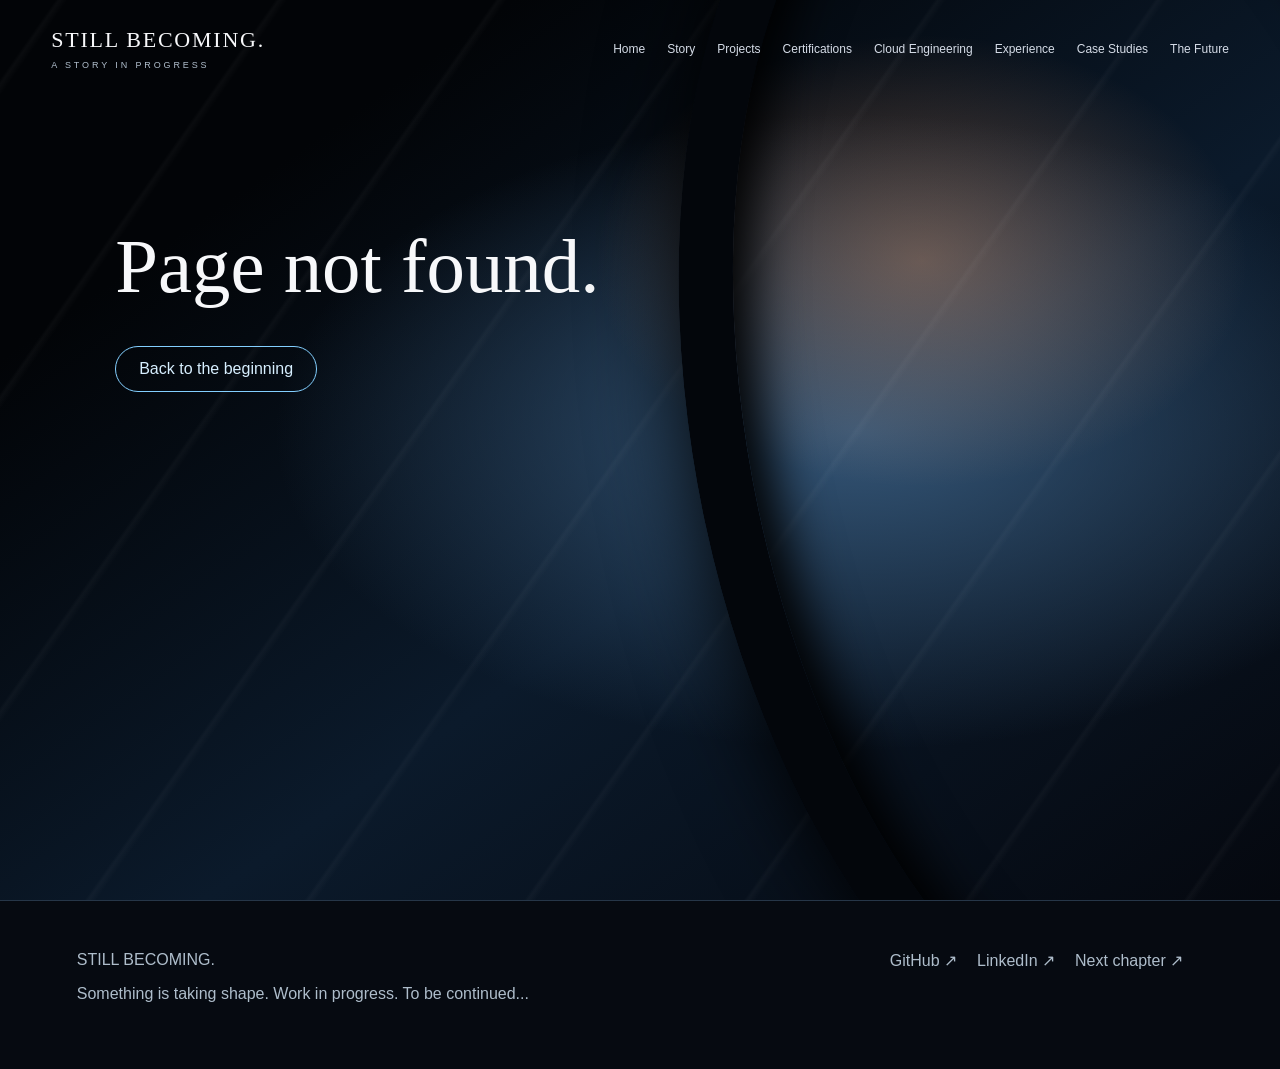
<file: index.html>
<!doctype html>
<html lang="en"><head><meta charset="utf-8"><meta name="viewport" content="width=device-width,initial-scale=1"><meta name="theme-color" content="#060a11"><title>Still Becoming — Edition 1</title><meta name="description" content="Ronny Donkor. A story of starting over, learning, building, and becoming."><style>
:root{color-scheme:dark;--blue:#83cfff;--muted:#b1bfcd}*{box-sizing:border-box}html{scroll-behavior:smooth}body{margin:0;background:#060a11;color:#f7f8fa;font-family:Inter,Arial,sans-serif}a{color:inherit;text-decoration:none}button{font:inherit;cursor:pointer}a:focus-visible,button:focus-visible{outline:2px solid var(--blue);outline-offset:4px}.scene{min-height:100svh;position:relative;overflow:hidden;background:radial-gradient(ellipse at 72% 29%,#e99c6960,transparent 25%),radial-gradient(ellipse at 67% 48%,#345576,transparent 48%),linear-gradient(145deg,#020407 20%,#0b1a2b 58%,#05080f)}.scene:before{content:"";position:absolute;inset:-15%;background:repeating-linear-gradient(125deg,transparent 0 100px,#ffffff07 103px 104px,transparent 110px 180px);animation:drift 28s linear infinite;pointer-events:none}.scene:after{content:"";position:absolute;right:-18%;top:-30%;width:55vw;height:145vh;border:55px solid #03060b;border-radius:50%;box-shadow:inset 20px 0 50px #000,0 0 90px #000;transform:rotate(-12deg);pointer-events:none}.nav{position:relative;z-index:5;display:flex;justify-content:space-between;align-items:center;gap:18px;padding:27px clamp(20px,4vw,70px)}.logo{font-family:Georgia,serif;letter-spacing:.08em;font-size:22px}.logo small{display:block;font:9px Arial;letter-spacing:.32em;color:var(--muted);margin-top:7px}.navlinks{display:flex;gap:22px;flex-wrap:wrap;font-size:12px;color:#d5dce7}.navlinks a:hover,.footer a:hover{color:var(--blue)}.hero{position:relative;z-index:2;display:grid;grid-template-columns:1fr 1fr;align-items:center;gap:3vw;padding:9vh clamp(20px,4vw,70px) 6vh;min-height:64vh}.eyebrow{letter-spacing:.32em;font-size:10px;color:#b8cfe3}.hero h1{font-family:Georgia,serif;font-size:clamp(56px,7.2vw,130px);line-height:.92;font-weight:400;letter-spacing:-.05em;margin:30px 0}.hero h1 span{display:block;animation:rise 1.1s both}.hero h1 span:nth-child(2){animation-delay:.35s}.hero h1 span:nth-child(3){animation-delay:.7s}.hero p{max-width:420px;color:#c8d5e3;line-height:1.8;letter-spacing:.08em}.terminal{background:#050a10d9;border:1px solid #8299ac4f;border-radius:17px;box-shadow:0 25px 90px #0008;backdrop-filter:blur(15px);overflow:hidden;transform:perspective(900px) rotateY(-4deg);animation:float 7s ease-in-out infinite}.termhead{padding:14px;border-bottom:1px solid #8299ac3b;display:flex;align-items:center;gap:7px;color:#aab7c9;font-size:11px}.dot{height:11px;width:11px;border-radius:50%;background:#ff6b5d}.dot:nth-child(2){background:#ffce58}.dot:nth-child(3){background:#51ca75}.termhead label{margin-left:auto}.termbody{min-height:220px;padding:26px;font:clamp(15px,2vw,25px)/1.8 'Courier New',monospace}.prompt{color:#6aeb8d}.typed{white-space:pre-wrap}.cursor{display:inline-block;background:#c7e7f7;width:11px;height:1.1em;vertical-align:middle;animation:blink .8s steps(1) infinite}.termhint{font:12px Arial;color:#9bb0c5;margin-top:35px}.chapters{position:relative;z-index:3;padding:0 clamp(20px,4vw,70px) 70px}.chapter-head{display:flex;align-items:center;justify-content:space-between;margin-bottom:15px;font-size:11px;letter-spacing:.23em;color:#bbd2e5}.rail{display:grid;grid-template-columns:repeat(7,minmax(180px,1fr));gap:14px;overflow-x:auto;scroll-snap-type:x mandatory;padding:8px 0 22px;scrollbar-color:#6483a1 transparent}.tile{scroll-snap-align:start;position:relative;min-height:235px;padding:17px;border:1px solid #7a9ab54d;border-radius:13px;background:linear-gradient(145deg,#203b58aa,#070c15 72%);transition:transform .5s,background .5s,border-color .5s;overflow:hidden}.tile:hover,.tile:focus-visible{transform:translateY(-10px) scale(1.025);border-color:#a9dcff;background:linear-gradient(145deg,#305d83,#070c15 80%)}.tile:before{content:"";position:absolute;inset:70px 15px 52px;border-radius:9px;background:radial-gradient(circle at 70% 30%,#7db8e15e,transparent 40%),linear-gradient(130deg,#0b1626,#263e52 65%,#060a12);transition:transform .5s}.tile:hover:before{transform:scale(1.08)}.tile strong,.tile em,.tile b{position:relative;z-index:1;display:block}.tile em{font-style:normal;color:#9fcbeb;font-size:12px}.tile strong{font-family:Georgia,serif;font-size:22px;font-weight:400;margin-top:8px}.tile b{position:absolute;bottom:16px;left:17px;right:14px;font-size:11px;line-height:1.5;color:#c6d3df;font-weight:400}.section{padding:110px clamp(20px,9vw,150px);max-width:1300px;margin:auto;min-height:65vh}.section h2{font:clamp(42px,6vw,88px)/1 Georgia,serif;font-weight:400;margin:22px 0}.section p{max-width:690px;line-height:1.9;color:#c0cedb;font-size:17px}.cards{display:grid;grid-template-columns:repeat(auto-fit,minmax(230px,1fr));gap:20px;margin-top:35px}.card{border:1px solid #35495f;border-radius:16px;padding:26px;background:linear-gradient(150deg,#152638,#090d15)}.card h3{font:28px Georgia,serif}.card p{font-size:14px}.cta{display:inline-block;border:1px solid #83cfff;border-radius:100px;padding:13px 23px;margin-top:18px;color:#d7efff}.cta:hover{background:#83cfff;color:#08101a}.footer{border-top:1px solid #263648;padding:50px 6vw;display:flex;justify-content:space-between;flex-wrap:wrap;gap:20px;color:#aebdcb}.footer a{margin-right:20px}.fade{opacity:0;transform:translateY(35px);transition:opacity 1s,transform 1s}.fade.visible{opacity:1;transform:none}@keyframes blink{50%{opacity:0}}@keyframes rise{from{opacity:0;transform:translateY(40px);filter:blur(12px)}to{opacity:1;transform:none;filter:blur(0)}}@keyframes float{50%{transform:perspective(900px) rotateY(-2deg) translateY(-13px)}}@keyframes drift{to{transform:translateX(150px)}}@media(max-width:900px){.hero{grid-template-columns:1fr;gap:40px}.navlinks{gap:12px}.scene:after{opacity:.3}.hero h1{font-size:clamp(55px,12vw,95px)}.terminal{transform:none;animation:none}.nav{align-items:flex-start;flex-direction:column}.tile{min-height:220px}}@media(prefers-reduced-motion:reduce){*,*:before,*:after{animation:none!important;transition:none!important;scroll-behavior:auto!important}.fade{opacity:1;transform:none}}
</style></head><body>
<div class="scene" id="home"><header class="nav"><a class="logo" href="/">STILL BECOMING.<small>A STORY IN PROGRESS</small></a><nav class="navlinks" aria-label="Main navigation"><a href="/">Home</a><a href="/story">Story</a><a href="/projects">Projects</a><a href="/certifications">Certifications</a><a href="/cloud">Cloud Engineering</a><a href="/experience">Experience</a><a href="/case-studies">Case Studies</a><a href="/future">The Future</a></nav></header>
<main id="app"><div class="hero"><div><div class="eyebrow">EDITION 1 — STILL BECOMING</div><h1><span>Different</span><span>Place.</span><span>Same Me.</span></h1><p>A story about starting over, learning, building, failing, and finding a direction — one command at a time.</p><a class="cta" href="/story">Enter the story ↗</a></div><div class="terminal" aria-label="Animated Linux terminal"><div class="termhead"><i class="dot"></i><i class="dot"></i><i class="dot"></i><label>ronny@still-becoming:~</label></div><div class="termbody"><div class="prompt">ronny@still-becoming:~$</div><span class="typed" id="typed"></span><span class="cursor" aria-hidden="true"></span><div class="termhint">Two words. A new chapter.</div></div></div></div><div class="chapters"><div class="chapter-head"><span>EXPLORE THE CHAPTERS</span><span>01 — 07 &nbsp; →</span></div><div class="rail" id="rail"></div></div></main></div><footer class="footer"><div>STILL BECOMING.<p>Something is taking shape. Work in progress. To be continued...</p></div><div><a href="https://github.com/ronnydonkor7-coder" target="_blank" rel="noopener noreferrer">GitHub ↗</a><a href="https://www.linkedin.com/" target="_blank" rel="noopener noreferrer">LinkedIn ↗</a><a href="/future">Next chapter ↗</a></div></footer>
<script>
const chapters=[["story","My Story","The journey, the challenges, and the lessons."],["projects","Projects","From websites to real systems — the things I've built."],["certifications","Certifications","Credentials that represent progress."],["cloud","Cloud Engineering","Exploring the cloud, one layer at a time."],["experience","Experience","Real-world troubleshooting and technical growth."],["case-studies","Case Studies","Problems, investigations, and solutions."],["future","The Future","What's next. The story isn't finished."]];
const rail=document.getElementById('rail');rail.innerHTML=chapters.map((c,i)=>'<a class="tile" href="/'+c[0]+'"><em>'+String(i+1).padStart(2,'0')+'</em><strong>'+c[1]+'</strong><b>'+c[2]+'</b></a>').join('');
const typed=document.getElementById('typed');let n=0;const phrase='hello world';function type(){if(n<=phrase.length){typed.textContent=phrase.slice(0,n++);setTimeout(type,145)}}if(matchMedia('(prefers-reduced-motion: reduce)').matches){typed.textContent=phrase}else{setTimeout(type,800)}
const pages={
story:{k:"CHAPTER 01 / THE JOURNEY",title:"Before the code, there was a journey.",lead:"Different place. Same me. The story was never about getting everything right the first time. It was about continuing, even when the next step wasn't clear.",items:[["Starting over","The airplane window. A new place. A different beginning."],["Build. Break. Repeat.","Some lessons came from what worked. Others came from what didn't."],["Still Becoming","Not a finished version. A person and a practice in progress."]]},
projects:{k:"CHAPTER 02 / THE WORK",title:"Things I built along the way.",lead:"Ideas became code, websites, databases, deployments, and difficult problems worth solving.",items:[["RAREST Fashion","A fashion storefront with Cloudflare Workers, D1, and Stripe checkout integration work. Production readiness and payments must be verified before claims of completion."],["Still Becoming","A storytelling portfolio, built and iterated through GitHub and Cloudflare Workers."],["Database & technical projects","SQL, development, and practical systems work. Detailed write-ups will be added as verified."]]},
certifications:{k:"CHAPTER 03 / MILESTONES",title:"Proof of progress.",lead:"Certifications are milestones, not the destination. What matters is applying what I learn.",items:[["CompTIA Security+","Earned in 2026. Credential verification details to be added."],["Cloud security","The next chapter: AWS learning and practical security labs. Not yet presented as certified."],["Continuous learning","Linux, networking, incident response, and secure systems."]]},
cloud:{k:"CHAPTER 04 / CLOUD ENGINEERING",title:"Beyond localhost.",lead:"A dedicated space for infrastructure, deployments, architecture, and cloud security. This chapter is intentionally still being built.",items:[["Cloudflare Workers","Application deployment and edge runtime experience."],["D1 and deployment","Database-backed application architecture and deployment workflows."],["AWS security lab","Coming later — documented only when built and tested."]]},
experience:{k:"CHAPTER 05 / TECHNICAL EXPERIENCE",title:"Where theory met reality.",lead:"Real machines. Real users. Real problems. The kind that don't come with perfect instructions.",items:[["GridWire PC","PC building, OS installation, hardware diagnostics, Linux/server configuration, and troubleshooting."],["Walsh University IT Helpdesk","Wi-Fi, Ethernet, onboarding, connectivity issues, and hands-on technical support."],["Technical toolkit","Linux, Windows, networking, Wireshark, Nmap, and system diagnostics."]]},
"case-studies":{k:"CHAPTER 06 / THE DEEP WORK",title:"Behind every solution.",lead:"A place for the complete story of a technical problem: context, investigation, changes, validation, and what I learned.",items:[["Website deployment troubleshooting","GitHub Pages hosting constraints, Cloudflare Workers migration, routing, and security headers."],["Checkout security testing","Documenting test-mode security checks and separating local tests from production validation."],["Future security investigations","Additional documented cybersecurity labs and findings will appear here."]]},
future:{k:"CHAPTER 07 / TO BE CONTINUED",title:"The next version isn't finished.",lead:"Dear future self: remember the days you had to start again. Remember the things you learned. Remember how far God has brought you. Keep building.",items:[["Something is taking shape.","Work in progress."],["Cybersecurity & cloud engineering","More labs, deeper technical work, and meaningful experience ahead."],["Still Becoming","To be continued..."]]}
};
function render(){const slug=location.pathname.replace(/^\/+|\/+$/g,'');const app=document.getElementById('app');if(!slug){location.hash&&document.querySelector(location.hash)?.scrollIntoView();return}const p=pages[slug];if(!p){app.innerHTML='<section class="section"><h2>Page not found.</h2><a class="cta" href="/">Back to the beginning</a></section>';return}document.querySelector('.scene').style.minHeight='auto';app.innerHTML='<section class="section"><div class="eyebrow fade">'+p.k+'</div><h2 class="fade">'+p.title+'</h2><p class="fade">'+p.lead+'</p><div class="cards">'+p.items.map(i=>'<article class="card fade"><h3>'+i[0]+'</h3><p>'+i[1]+'</p></article>').join('')+'</div><a class="cta" href="/">← Back to the beginning</a></section>';const ob=new IntersectionObserver(es=>es.forEach(e=>{if(e.isIntersecting){e.target.classList.add('visible');ob.unobserve(e.target)}}),{threshold:.12});document.querySelectorAll('.fade').forEach(e=>ob.observe(e))}
render();
</script></body></html>
</file>
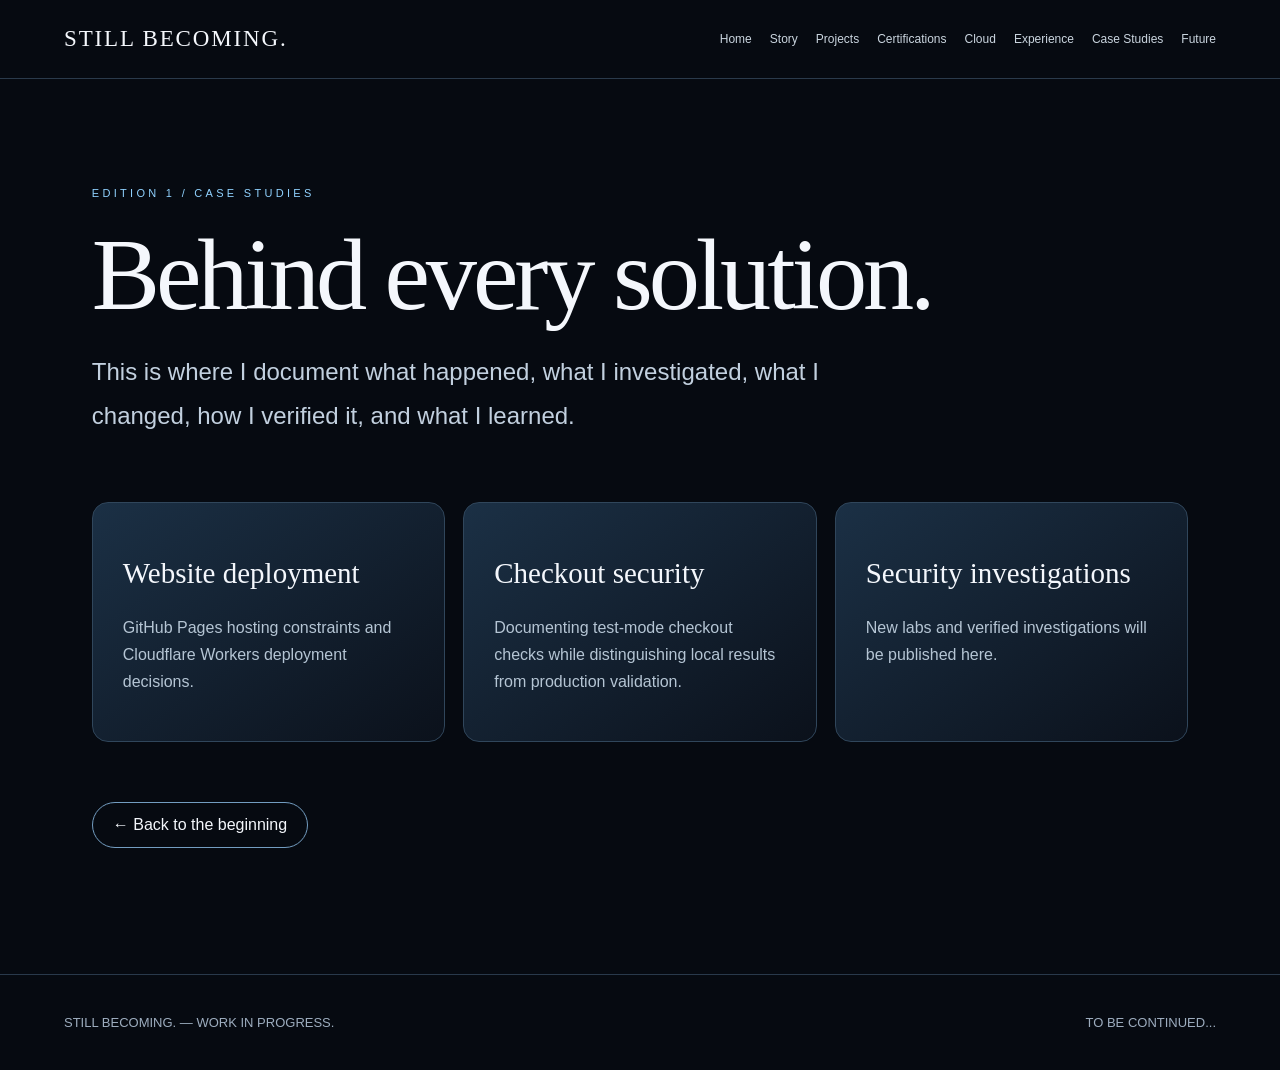
<file: case-studies.html>
<!doctype html><html lang="en"><head><meta charset="utf-8"><meta name="viewport" content="width=device-width,initial-scale=1"><meta name="theme-color" content="#060a11"><title>Case Studies | Still Becoming</title><meta name="description" content="Behind every solution."><link rel="stylesheet" href="/styles.css"></head><body><header class="site-nav"><a class="brand" href="/">STILL BECOMING.</a><nav class="links" aria-label="Main navigation"><a href="/">Home</a><a href="/story">Story</a><a href="/projects">Projects</a><a href="/certifications">Certifications</a><a href="/cloud">Cloud</a><a href="/experience">Experience</a><a href="/case-studies">Case Studies</a><a href="/future">Future</a></nav></header><main class="page"><div class="eyebrow reveal">EDITION 1 / Case Studies</div><h1 class="reveal">Behind every solution.</h1><p class="intro reveal">This is where I document what happened, what I investigated, what I changed, how I verified it, and what I learned.</p><div class="cards"><article class="card reveal" style="animation-delay:0s"><h2>Website deployment</h2><p>GitHub Pages hosting constraints and Cloudflare Workers deployment decisions.</p></article><article class="card reveal" style="animation-delay:0.15s"><h2>Checkout security</h2><p>Documenting test-mode checkout checks while distinguishing local results from production validation.</p></article><article class="card reveal" style="animation-delay:0.3s"><h2>Security investigations</h2><p>New labs and verified investigations will be published here.</p></article></div><a class="back" href="/">← Back to the beginning</a></main><footer><span>STILL BECOMING. — WORK IN PROGRESS.</span><span>TO BE CONTINUED...</span></footer><script src="/script.js" defer></script></body></html>
</file>
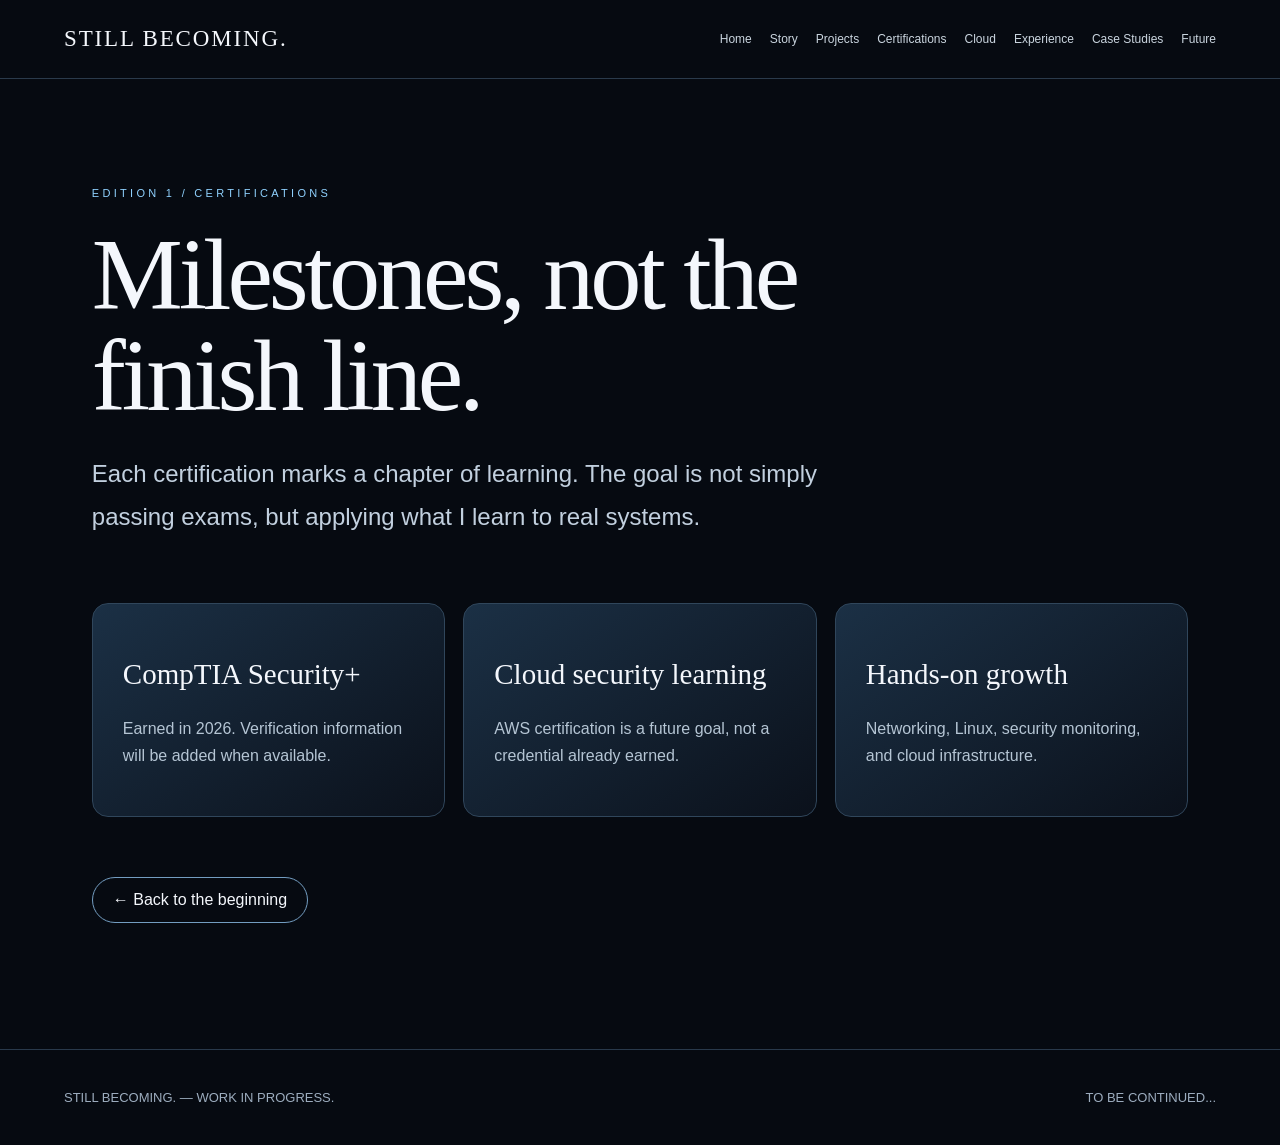
<file: certifications.html>
<!doctype html><html lang="en"><head><meta charset="utf-8"><meta name="viewport" content="width=device-width,initial-scale=1"><meta name="theme-color" content="#060a11"><title>Certifications | Still Becoming</title><meta name="description" content="Milestones, not the finish line."><link rel="stylesheet" href="/styles.css"></head><body><header class="site-nav"><a class="brand" href="/">STILL BECOMING.</a><nav class="links" aria-label="Main navigation"><a href="/">Home</a><a href="/story">Story</a><a href="/projects">Projects</a><a href="/certifications">Certifications</a><a href="/cloud">Cloud</a><a href="/experience">Experience</a><a href="/case-studies">Case Studies</a><a href="/future">Future</a></nav></header><main class="page"><div class="eyebrow reveal">EDITION 1 / Certifications</div><h1 class="reveal">Milestones, not the finish line.</h1><p class="intro reveal">Each certification marks a chapter of learning. The goal is not simply passing exams, but applying what I learn to real systems.</p><div class="cards"><article class="card reveal" style="animation-delay:0s"><h2>CompTIA Security+</h2><p>Earned in 2026. Verification information will be added when available.</p></article><article class="card reveal" style="animation-delay:0.15s"><h2>Cloud security learning</h2><p>AWS certification is a future goal, not a credential already earned.</p></article><article class="card reveal" style="animation-delay:0.3s"><h2>Hands-on growth</h2><p>Networking, Linux, security monitoring, and cloud infrastructure.</p></article></div><a class="back" href="/">← Back to the beginning</a></main><footer><span>STILL BECOMING. — WORK IN PROGRESS.</span><span>TO BE CONTINUED...</span></footer><script src="/script.js" defer></script></body></html>
</file>
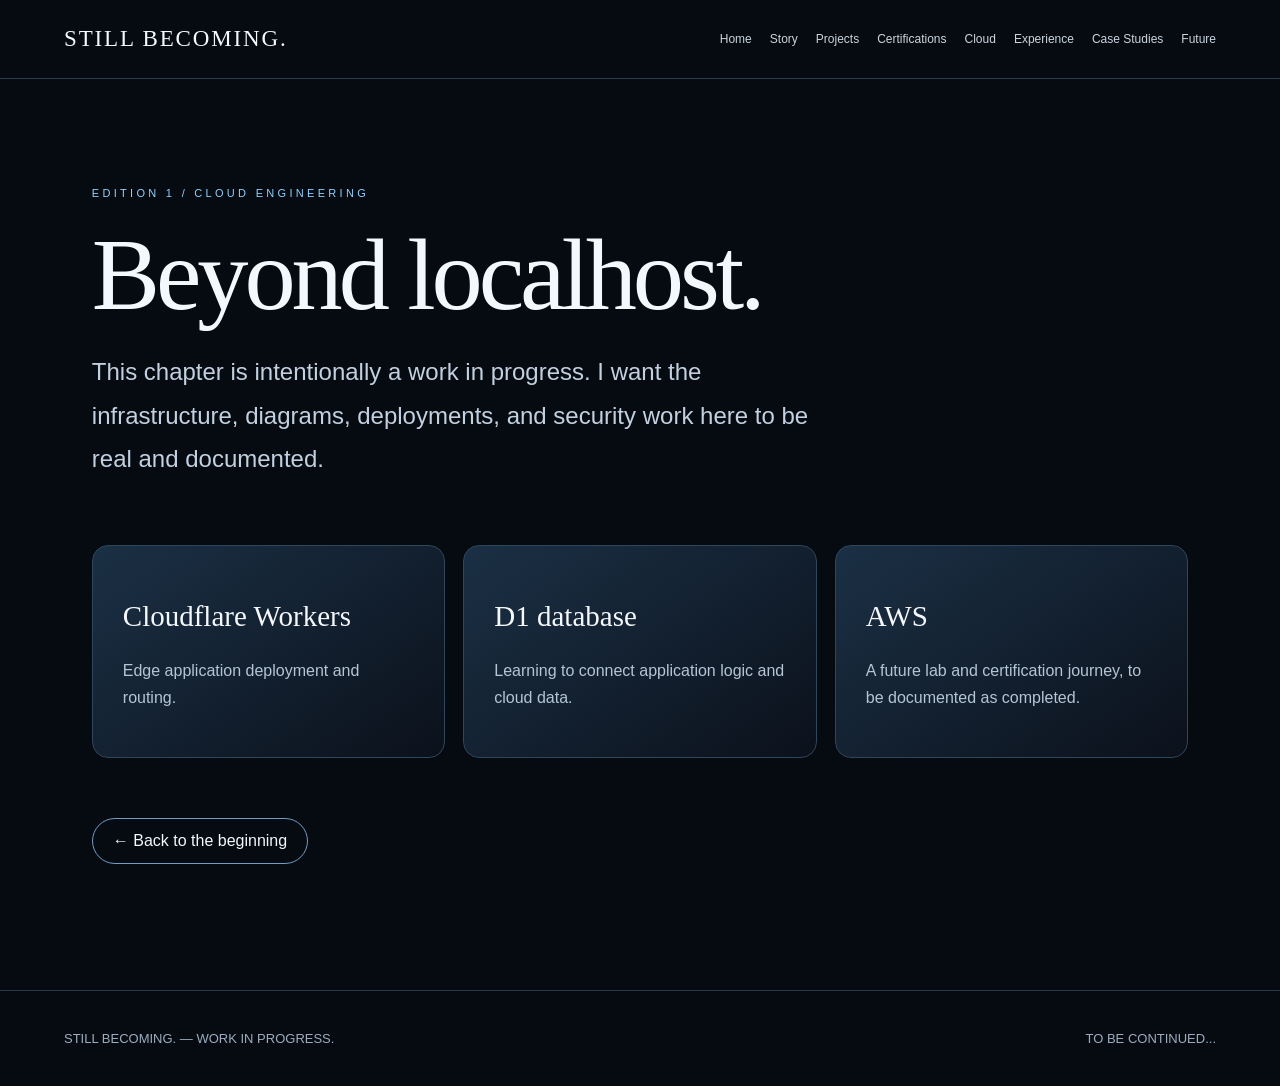
<file: cloud.html>
<!doctype html><html lang="en"><head><meta charset="utf-8"><meta name="viewport" content="width=device-width,initial-scale=1"><meta name="theme-color" content="#060a11"><title>Cloud Engineering | Still Becoming</title><meta name="description" content="Beyond localhost."><link rel="stylesheet" href="/styles.css"></head><body><header class="site-nav"><a class="brand" href="/">STILL BECOMING.</a><nav class="links" aria-label="Main navigation"><a href="/">Home</a><a href="/story">Story</a><a href="/projects">Projects</a><a href="/certifications">Certifications</a><a href="/cloud">Cloud</a><a href="/experience">Experience</a><a href="/case-studies">Case Studies</a><a href="/future">Future</a></nav></header><main class="page"><div class="eyebrow reveal">EDITION 1 / Cloud Engineering</div><h1 class="reveal">Beyond localhost.</h1><p class="intro reveal">This chapter is intentionally a work in progress. I want the infrastructure, diagrams, deployments, and security work here to be real and documented.</p><div class="cards"><article class="card reveal" style="animation-delay:0s"><h2>Cloudflare Workers</h2><p>Edge application deployment and routing.</p></article><article class="card reveal" style="animation-delay:0.15s"><h2>D1 database</h2><p>Learning to connect application logic and cloud data.</p></article><article class="card reveal" style="animation-delay:0.3s"><h2>AWS</h2><p>A future lab and certification journey, to be documented as completed.</p></article></div><a class="back" href="/">← Back to the beginning</a></main><footer><span>STILL BECOMING. — WORK IN PROGRESS.</span><span>TO BE CONTINUED...</span></footer><script src="/script.js" defer></script></body></html>
</file>
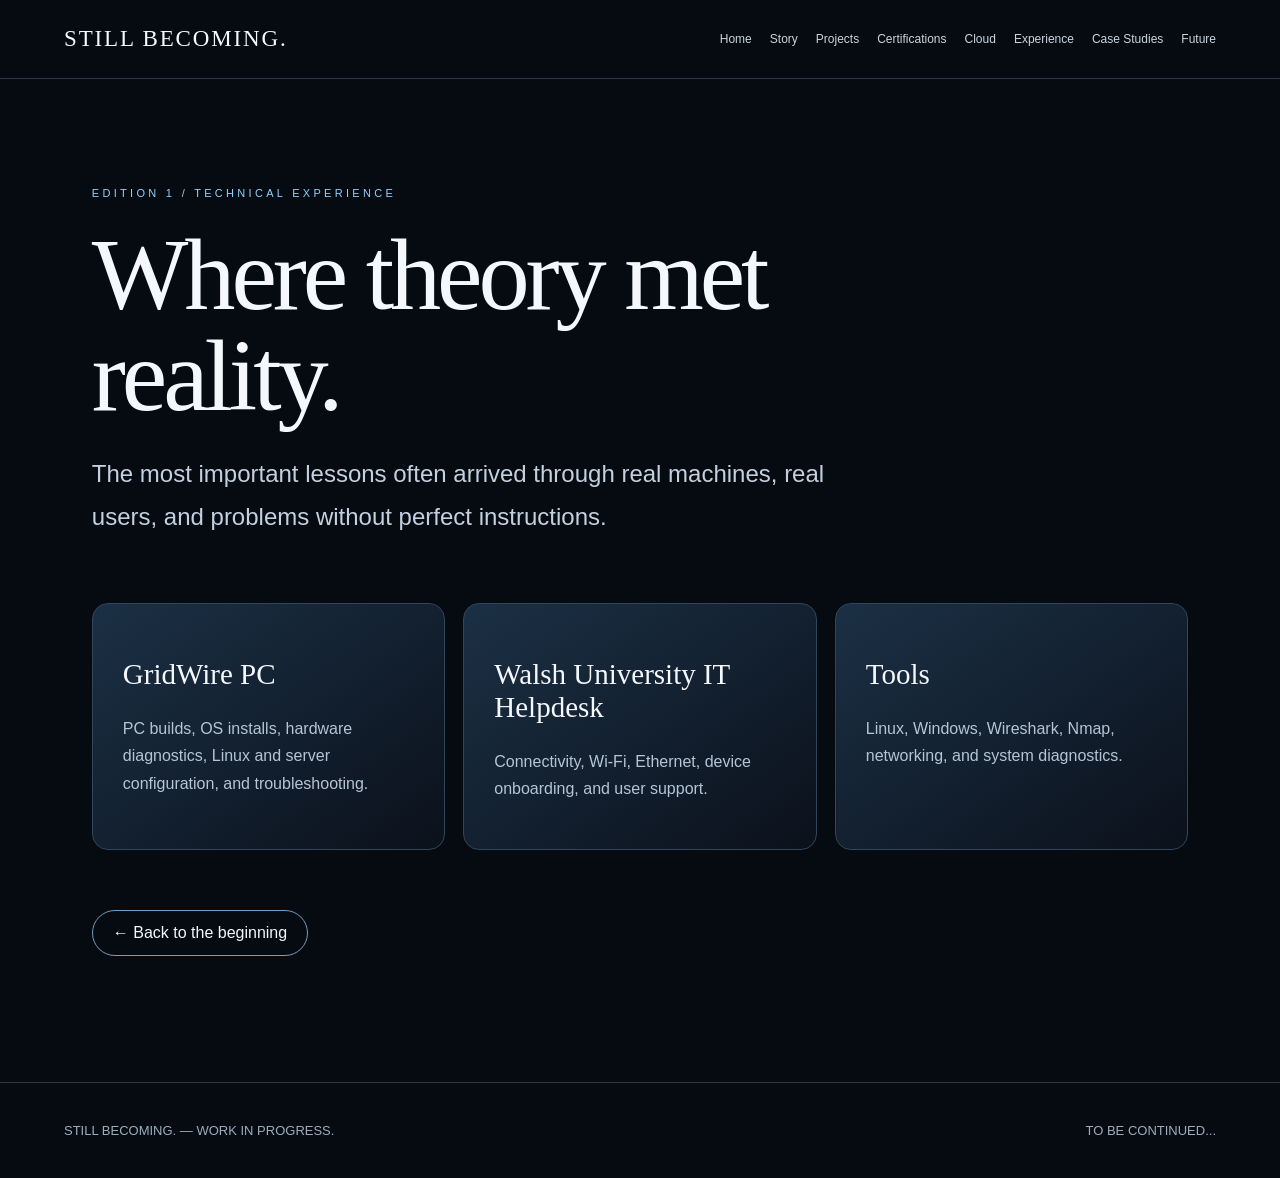
<file: experience.html>
<!doctype html><html lang="en"><head><meta charset="utf-8"><meta name="viewport" content="width=device-width,initial-scale=1"><meta name="theme-color" content="#060a11"><title>Technical Experience | Still Becoming</title><meta name="description" content="Where theory met reality."><link rel="stylesheet" href="/styles.css"></head><body><header class="site-nav"><a class="brand" href="/">STILL BECOMING.</a><nav class="links" aria-label="Main navigation"><a href="/">Home</a><a href="/story">Story</a><a href="/projects">Projects</a><a href="/certifications">Certifications</a><a href="/cloud">Cloud</a><a href="/experience">Experience</a><a href="/case-studies">Case Studies</a><a href="/future">Future</a></nav></header><main class="page"><div class="eyebrow reveal">EDITION 1 / Technical Experience</div><h1 class="reveal">Where theory met reality.</h1><p class="intro reveal">The most important lessons often arrived through real machines, real users, and problems without perfect instructions.</p><div class="cards"><article class="card reveal" style="animation-delay:0s"><h2>GridWire PC</h2><p>PC builds, OS installs, hardware diagnostics, Linux and server configuration, and troubleshooting.</p></article><article class="card reveal" style="animation-delay:0.15s"><h2>Walsh University IT Helpdesk</h2><p>Connectivity, Wi-Fi, Ethernet, device onboarding, and user support.</p></article><article class="card reveal" style="animation-delay:0.3s"><h2>Tools</h2><p>Linux, Windows, Wireshark, Nmap, networking, and system diagnostics.</p></article></div><a class="back" href="/">← Back to the beginning</a></main><footer><span>STILL BECOMING. — WORK IN PROGRESS.</span><span>TO BE CONTINUED...</span></footer><script src="/script.js" defer></script></body></html>
</file>
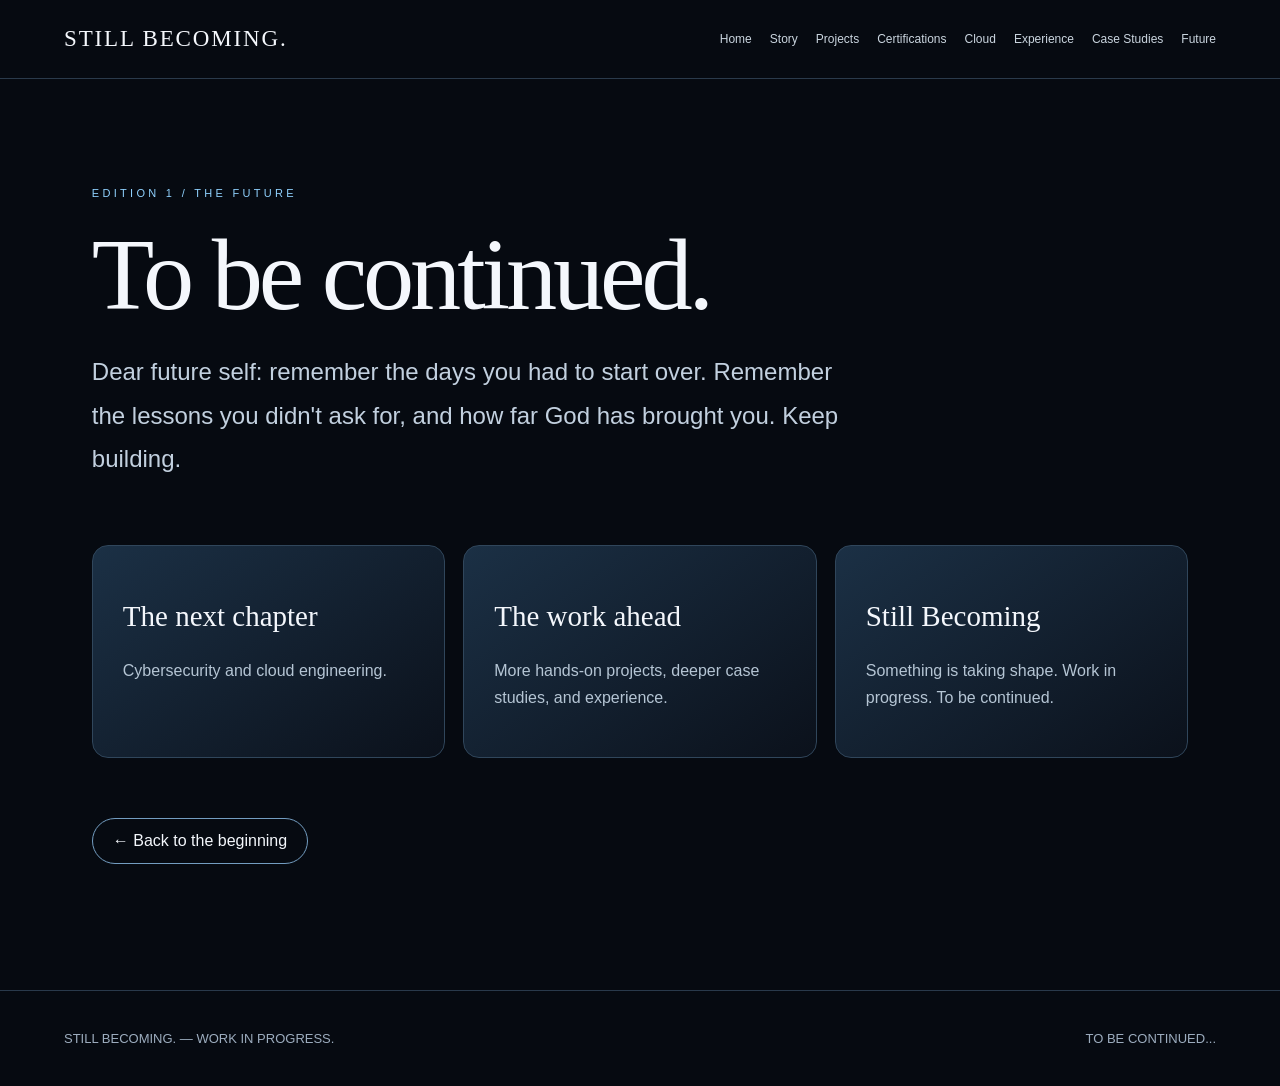
<file: future.html>
<!doctype html><html lang="en"><head><meta charset="utf-8"><meta name="viewport" content="width=device-width,initial-scale=1"><meta name="theme-color" content="#060a11"><title>The Future | Still Becoming</title><meta name="description" content="To be continued."><link rel="stylesheet" href="/styles.css"></head><body><header class="site-nav"><a class="brand" href="/">STILL BECOMING.</a><nav class="links" aria-label="Main navigation"><a href="/">Home</a><a href="/story">Story</a><a href="/projects">Projects</a><a href="/certifications">Certifications</a><a href="/cloud">Cloud</a><a href="/experience">Experience</a><a href="/case-studies">Case Studies</a><a href="/future">Future</a></nav></header><main class="page"><div class="eyebrow reveal">EDITION 1 / The Future</div><h1 class="reveal">To be continued.</h1><p class="intro reveal">Dear future self: remember the days you had to start over. Remember the lessons you didn't ask for, and how far God has brought you. Keep building.</p><div class="cards"><article class="card reveal" style="animation-delay:0s"><h2>The next chapter</h2><p>Cybersecurity and cloud engineering.</p></article><article class="card reveal" style="animation-delay:0.15s"><h2>The work ahead</h2><p>More hands-on projects, deeper case studies, and experience.</p></article><article class="card reveal" style="animation-delay:0.3s"><h2>Still Becoming</h2><p>Something is taking shape. Work in progress. To be continued.</p></article></div><a class="back" href="/">← Back to the beginning</a></main><footer><span>STILL BECOMING. — WORK IN PROGRESS.</span><span>TO BE CONTINUED...</span></footer><script src="/script.js" defer></script></body></html>
</file>
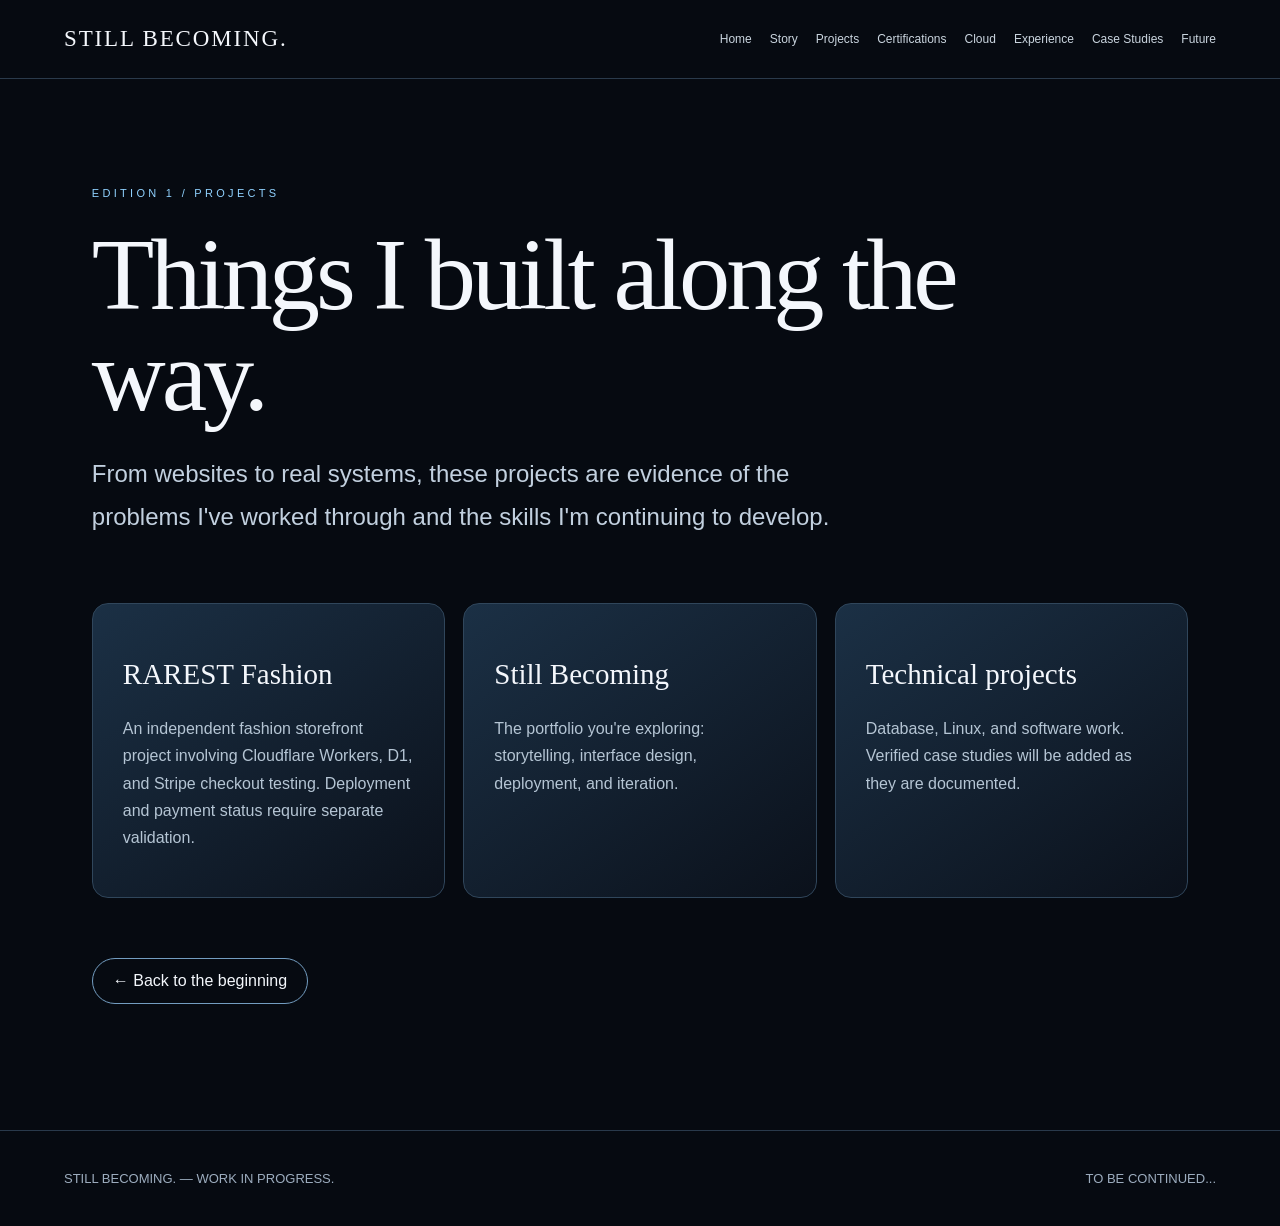
<file: projects.html>
<!doctype html><html lang="en"><head><meta charset="utf-8"><meta name="viewport" content="width=device-width,initial-scale=1"><meta name="theme-color" content="#060a11"><title>Projects | Still Becoming</title><meta name="description" content="Things I built along the way."><link rel="stylesheet" href="/styles.css"></head><body><header class="site-nav"><a class="brand" href="/">STILL BECOMING.</a><nav class="links" aria-label="Main navigation"><a href="/">Home</a><a href="/story">Story</a><a href="/projects">Projects</a><a href="/certifications">Certifications</a><a href="/cloud">Cloud</a><a href="/experience">Experience</a><a href="/case-studies">Case Studies</a><a href="/future">Future</a></nav></header><main class="page"><div class="eyebrow reveal">EDITION 1 / Projects</div><h1 class="reveal">Things I built along the way.</h1><p class="intro reveal">From websites to real systems, these projects are evidence of the problems I've worked through and the skills I'm continuing to develop.</p><div class="cards"><article class="card reveal" style="animation-delay:0s"><h2>RAREST Fashion</h2><p>An independent fashion storefront project involving Cloudflare Workers, D1, and Stripe checkout testing. Deployment and payment status require separate validation.</p></article><article class="card reveal" style="animation-delay:0.15s"><h2>Still Becoming</h2><p>The portfolio you're exploring: storytelling, interface design, deployment, and iteration.</p></article><article class="card reveal" style="animation-delay:0.3s"><h2>Technical projects</h2><p>Database, Linux, and software work. Verified case studies will be added as they are documented.</p></article></div><a class="back" href="/">← Back to the beginning</a></main><footer><span>STILL BECOMING. — WORK IN PROGRESS.</span><span>TO BE CONTINUED...</span></footer><script src="/script.js" defer></script></body></html>
</file>
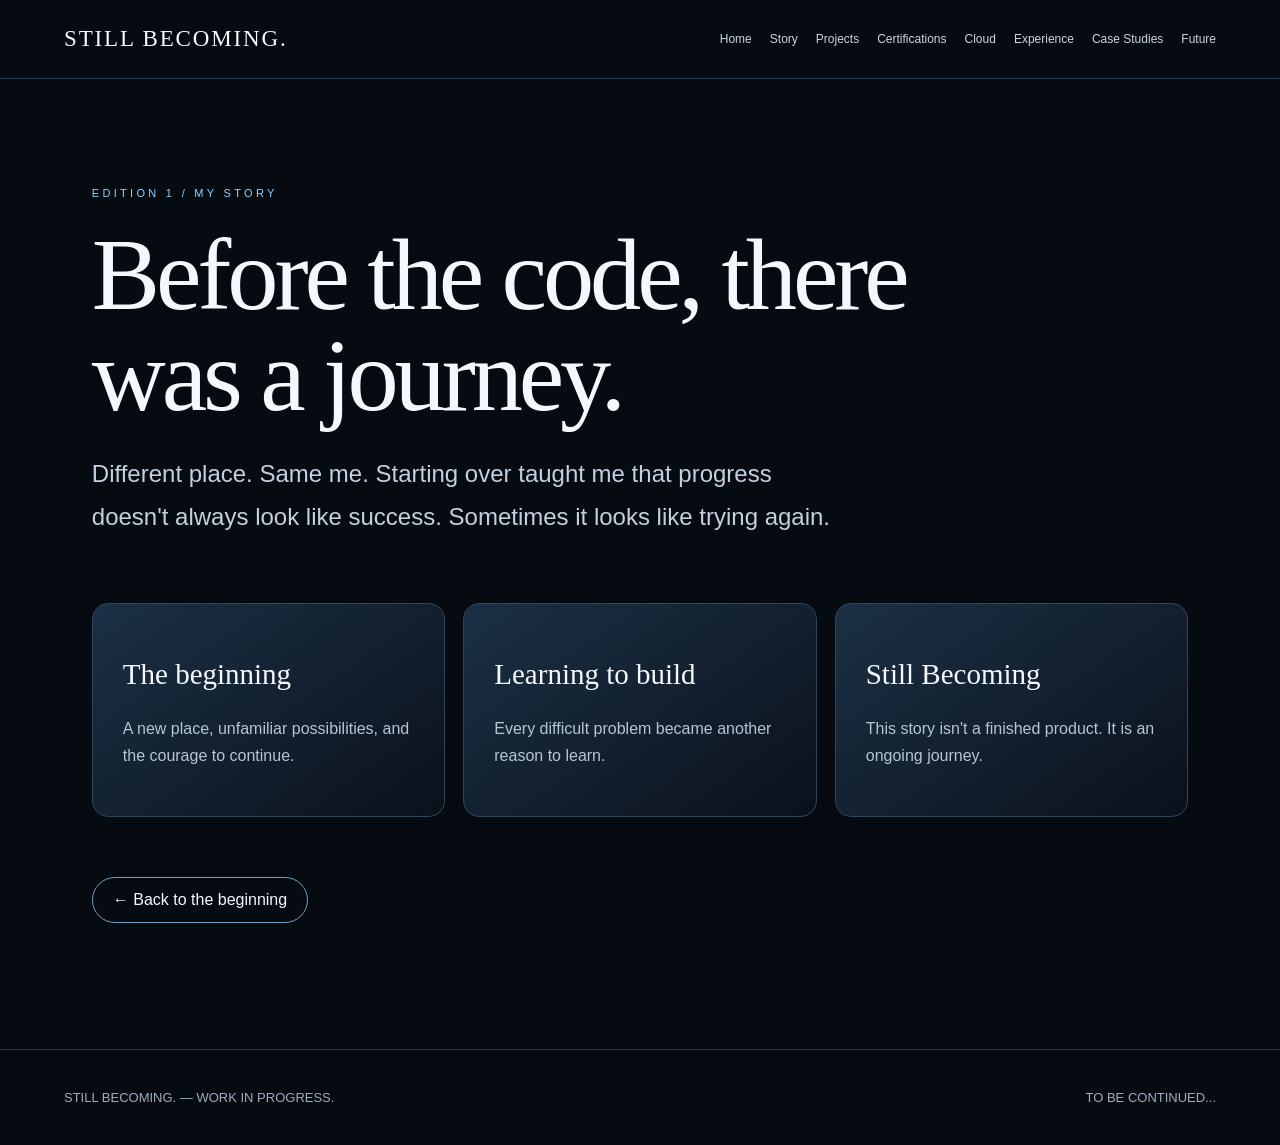
<file: story.html>
<!doctype html><html lang="en"><head><meta charset="utf-8"><meta name="viewport" content="width=device-width,initial-scale=1"><meta name="theme-color" content="#060a11"><title>My Story | Still Becoming</title><meta name="description" content="Before the code, there was a journey."><link rel="stylesheet" href="/styles.css"></head><body><header class="site-nav"><a class="brand" href="/">STILL BECOMING.</a><nav class="links" aria-label="Main navigation"><a href="/">Home</a><a href="/story">Story</a><a href="/projects">Projects</a><a href="/certifications">Certifications</a><a href="/cloud">Cloud</a><a href="/experience">Experience</a><a href="/case-studies">Case Studies</a><a href="/future">Future</a></nav></header><main class="page"><div class="eyebrow reveal">EDITION 1 / My Story</div><h1 class="reveal">Before the code, there was a journey.</h1><p class="intro reveal">Different place. Same me. Starting over taught me that progress doesn't always look like success. Sometimes it looks like trying again.</p><div class="cards"><article class="card reveal" style="animation-delay:0s"><h2>The beginning</h2><p>A new place, unfamiliar possibilities, and the courage to continue.</p></article><article class="card reveal" style="animation-delay:0.15s"><h2>Learning to build</h2><p>Every difficult problem became another reason to learn.</p></article><article class="card reveal" style="animation-delay:0.3s"><h2>Still Becoming</h2><p>This story isn't a finished product. It is an ongoing journey.</p></article></div><a class="back" href="/">← Back to the beginning</a></main><footer><span>STILL BECOMING. — WORK IN PROGRESS.</span><span>TO BE CONTINUED...</span></footer><script src="/script.js" defer></script></body></html>
</file>
<file: styles.css>
:root{color-scheme:dark;--ink:#f4f7fc;--muted:#adbbca;--blue:#90d2ff}*{box-sizing:border-box}html{scroll-behavior:smooth}body{margin:0;background:#060a11;color:var(--ink);font-family:Arial,sans-serif}a{color:inherit;text-decoration:none}a:focus-visible{outline:2px solid var(--blue);outline-offset:4px}.site-nav{display:flex;align-items:center;justify-content:space-between;gap:20px;padding:26px 5vw;border-bottom:1px solid #2a3a4b}.brand{font:23px Georgia,serif;letter-spacing:.08em}.links{display:flex;gap:18px;flex-wrap:wrap;font-size:12px;color:#cad5df}.links a:hover{color:var(--blue)}.page{max-width:1250px;margin:auto;padding:12vh 6vw 14vh;min-height:75vh}.eyebrow{font-size:11px;letter-spacing:.3em;color:var(--blue);text-transform:uppercase}.page h1{font:clamp(50px,8vw,110px)/.99 Georgia,serif;font-weight:400;max-width:900px;letter-spacing:-.04em;margin:25px 0}.intro{font-size:clamp(18px,2vw,24px);line-height:1.8;max-width:760px;color:#c2d0df}.cards{display:grid;grid-template-columns:repeat(auto-fit,minmax(240px,1fr));gap:18px;margin-top:65px}.card{padding:30px;min-height:210px;border-radius:16px;border:1px solid #30465b;background:linear-gradient(145deg,#1b3045,#0b111b);transition:transform .4s,border-color .4s}.card:hover{transform:translateY(-7px);border-color:#9acdf0}.card h2{font:29px Georgia,serif}.card p{color:#b5c5d4;line-height:1.7}.back{display:inline-block;border:1px solid #739dc1;border-radius:30px;padding:13px 20px;margin-top:60px}.back:hover{background:#182b3c}footer{padding:40px 5vw;border-top:1px solid #29394b;color:#9dadbf;display:flex;justify-content:space-between;gap:20px;flex-wrap:wrap;font-size:13px}.reveal{animation:rise .9s both}@keyframes rise{from{opacity:0;transform:translateY(25px)}to{opacity:1;transform:none}}@media(max-width:800px){.site-nav{align-items:flex-start;flex-direction:column}.links{gap:12px}.page{padding-top:8vh}}@media(prefers-reduced-motion:reduce){*,*:before,*:after{animation:none!important;transition:none!important;scroll-behavior:auto!important}}
</file>
